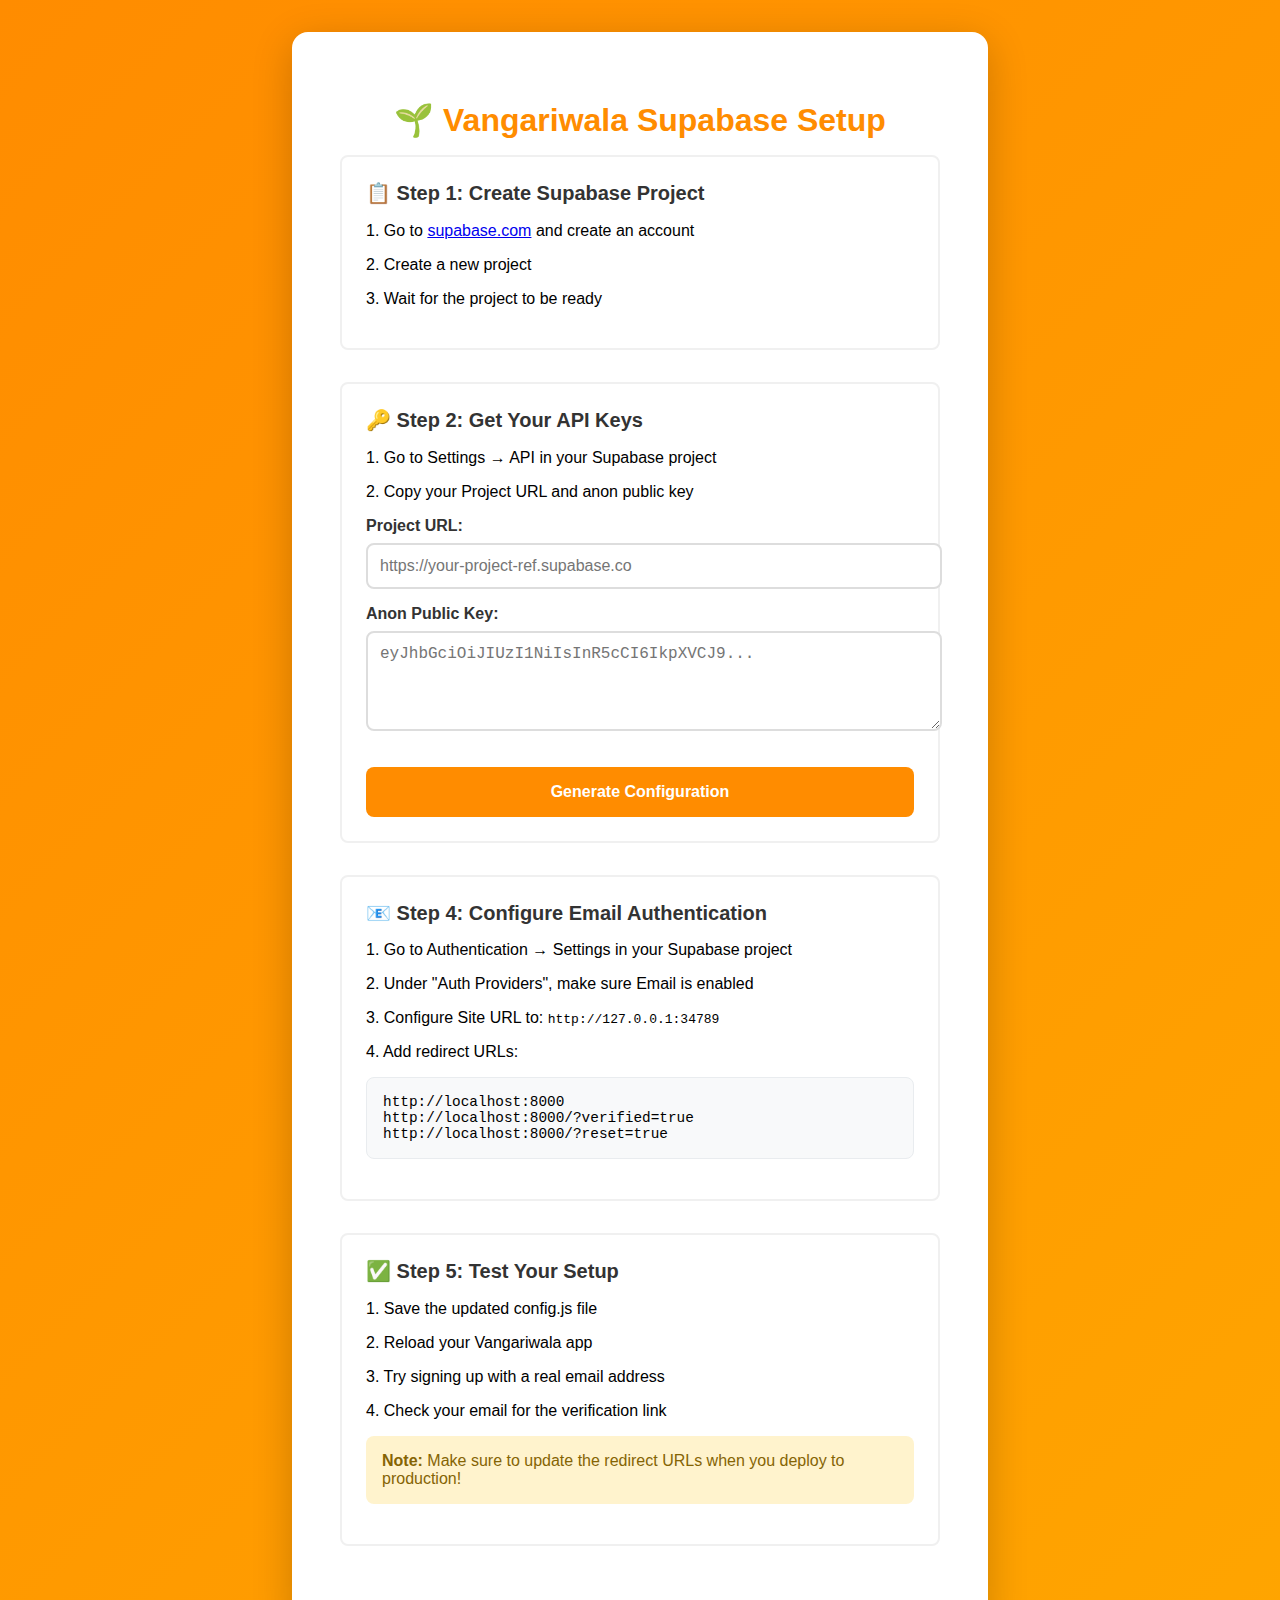
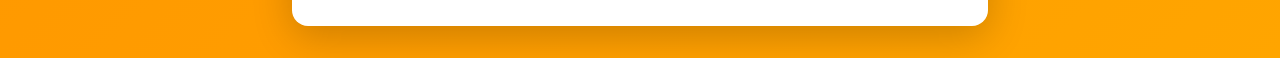
<file: setup-supabase.html>
<!DOCTYPE html>
<html lang="en">
<head>
  <meta charset="UTF-8">
  <meta name="viewport" content="width=device-width, initial-scale=1.0">
  <title>Supabase Configuration - Vangariwala</title>
  <style>
    body {
      font-family: 'Inter', -apple-system, BlinkMacSystemFont, sans-serif;
      margin: 0;
      padding: 2rem;
      background: linear-gradient(135deg, #FF8C00 0%, #FFA500 100%);
      min-height: 100vh;
      display: flex;
      align-items: center;
      justify-content: center;
    }
    .setup-container {
      background: white;
      padding: 3rem;
      border-radius: 1rem;
      box-shadow: 0 10px 40px rgba(0, 0, 0, 0.2);
      max-width: 600px;
      width: 100%;
    }
    h1 {
      color: #FF8C00;
      margin-bottom: 1rem;
      text-align: center;
    }
    .step {
      margin-bottom: 2rem;
      padding: 1.5rem;
      border: 2px solid #f0f0f0;
      border-radius: 0.5rem;
    }
    .step h2 {
      color: #333;
      margin-top: 0;
      font-size: 1.25rem;
    }
    .form-group {
      margin-bottom: 1rem;
    }
    label {
      display: block;
      margin-bottom: 0.5rem;
      font-weight: 600;
      color: #333;
    }
    input, textarea {
      width: 100%;
      padding: 0.75rem;
      border: 2px solid #ddd;
      border-radius: 0.5rem;
      font-size: 1rem;
    }
    input:focus, textarea:focus {
      outline: none;
      border-color: #FF8C00;
    }
    .btn {
      background: #FF8C00;
      color: white;
      border: none;
      padding: 1rem 2rem;
      border-radius: 0.5rem;
      font-weight: 600;
      cursor: pointer;
      font-size: 1rem;
      width: 100%;
      margin-top: 1rem;
    }
    .btn:hover {
      background: #FFA500;
    }
    .code-block {
      background: #f8f9fa;
      border: 1px solid #e9ecef;
      border-radius: 0.5rem;
      padding: 1rem;
      margin: 1rem 0;
      font-family: 'Monaco', 'Consolas', monospace;
      white-space: pre-wrap;
      font-size: 0.9rem;
    }
    .success {
      background: #d4edda;
      color: #155724;
      padding: 1rem;
      border-radius: 0.5rem;
      margin: 1rem 0;
    }
    .warning {
      background: #fff3cd;
      color: #856404;
      padding: 1rem;
      border-radius: 0.5rem;
      margin: 1rem 0;
    }
    .hidden { display: none; }
  </style>
</head>
<body>
  <div class="setup-container">
    <h1>🌱 Vangariwala Supabase Setup</h1>
    
    <div class="step">
      <h2>📋 Step 1: Create Supabase Project</h2>
      <p>1. Go to <a href="https://supabase.com" target="_blank">supabase.com</a> and create an account</p>
      <p>2. Create a new project</p>
      <p>3. Wait for the project to be ready</p>
    </div>

    <div class="step">
      <h2>🔑 Step 2: Get Your API Keys</h2>
      <p>1. Go to Settings → API in your Supabase project</p>
      <p>2. Copy your Project URL and anon public key</p>
      
      <div class="form-group">
        <label for="supabase-url">Project URL:</label>
        <input type="url" id="supabase-url" placeholder="https://your-project-ref.supabase.co">
      </div>
      
      <div class="form-group">
        <label for="supabase-key">Anon Public Key:</label>
        <textarea id="supabase-key" rows="4" placeholder="eyJhbGciOiJIUzI1NiIsInR5cCI6IkpXVCJ9..."></textarea>
      </div>
      
      <button class="btn" onclick="generateConfig()">Generate Configuration</button>
    </div>

    <div class="step hidden" id="config-step">
      <h2>⚙️ Step 3: Update Configuration</h2>
      <p>Replace the SUPABASE configuration in your <code>js/config.js</code> file with:</p>
      <div class="code-block" id="generated-config"></div>
      <button class="btn" onclick="copyToClipboard()">Copy to Clipboard</button>
    </div>

    <div class="step">
      <h2>📧 Step 4: Configure Email Authentication</h2>
      <p>1. Go to Authentication → Settings in your Supabase project</p>
      <p>2. Under "Auth Providers", make sure Email is enabled</p>
      <p>3. Configure Site URL to: <code id="site-url">http://localhost:8000</code></p>
      <p>4. Add redirect URLs:</p>
      <div class="code-block">http://localhost:8000
http://localhost:8000/?verified=true
http://localhost:8000/?reset=true</div>
    </div>

    <div class="step">
      <h2>✅ Step 5: Test Your Setup</h2>
      <p>1. Save the updated config.js file</p>
      <p>2. Reload your Vangariwala app</p>
      <p>3. Try signing up with a real email address</p>
      <p>4. Check your email for the verification link</p>
      
      <div class="warning">
        <strong>Note:</strong> Make sure to update the redirect URLs when you deploy to production!
      </div>
    </div>
  </div>

  <script>
    // Set current site URL
    document.getElementById('site-url').textContent = window.location.origin;

    function generateConfig() {
      const url = document.getElementById('supabase-url').value.trim();
      const key = document.getElementById('supabase-key').value.trim();
      
      if (!url || !key) {
        alert('Please enter both Project URL and Anon Public Key');
        return;
      }
      
      const config = `  SUPABASE: {
    URL: '${url}',
    ANON_KEY: '${key}'
  },`;
      
      document.getElementById('generated-config').textContent = config;
      document.getElementById('config-step').classList.remove('hidden');
    }
    
    function copyToClipboard() {
      const configText = document.getElementById('generated-config').textContent;
      navigator.clipboard.writeText(configText).then(() => {
        alert('Configuration copied to clipboard!');
      }).catch(() => {
        alert('Failed to copy. Please select and copy manually.');
      });
    }
  </script>
</body>
</html>
</file>
